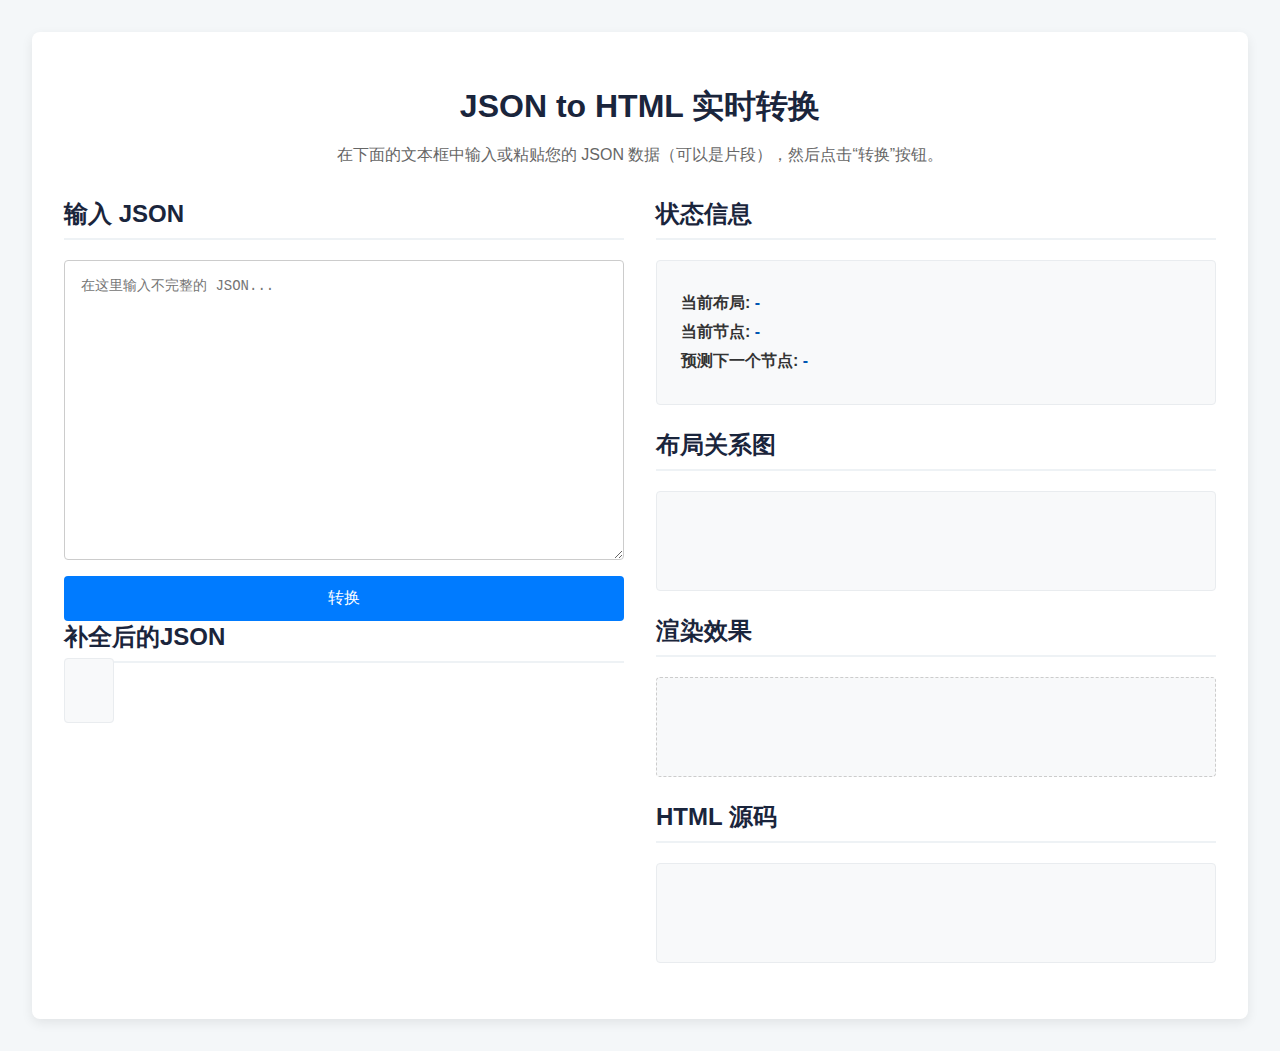
<file: index.html>
<!DOCTYPE html>
<html lang="en">
<head>
    <meta charset="UTF-8">
    <meta name="viewport" content="width=device-width, initial-scale=1.0">
    <title>JSON to HTML Converter</title>
    <link rel="stylesheet" href="public/css/style.css">
    <link rel="stylesheet" href="public/css/theme.css">
</head>
<body>
    <div class="container">
        <h1>JSON to HTML 实时转换</h1>
        <p>在下面的文本框中输入或粘贴您的 JSON 数据（可以是片段），然后点击“转换”按钮。</p>

        <div class="main-content">
            <div class="input-section">
                <h2>输入 JSON</h2>
                <textarea id="json-input" placeholder="在这里输入不完整的 JSON..."></textarea>
                <button id="convert-btn">转换</button>

                <h2>补全后的JSON</h2>
                <pre><code id="completed-json-source" class="source-card"></code></pre>
            </div>

            <div class="output-section">
                <h2>状态信息</h2>
                <div id="status-info" class="status-card">
                    <p><strong>当前布局:</strong> <span id="current-layout">-</span></p>
                    <p><strong>当前节点:</strong> <span id="current-node">-</span></p>
                    <p><strong>预测下一个节点:</strong> <span id="next-node">-</span></p>
                </div>

                <h2>布局关系图</h2>
                <pre id="layout-graph" class="source-card"></pre>

                <h2>渲染效果</h2>
                <div id="html-preview" class="preview-card"></div>

                <h2>HTML 源码</h2>
                <pre><code id="html-source" class="source-card"></code></pre>
            </div>
        </div>
    </div>

    <!-- Core App and Config -->
    <script src="public/js/config.js"></script>
    <script src="public/js/app.js"></script>
</body>
</html>
</file>
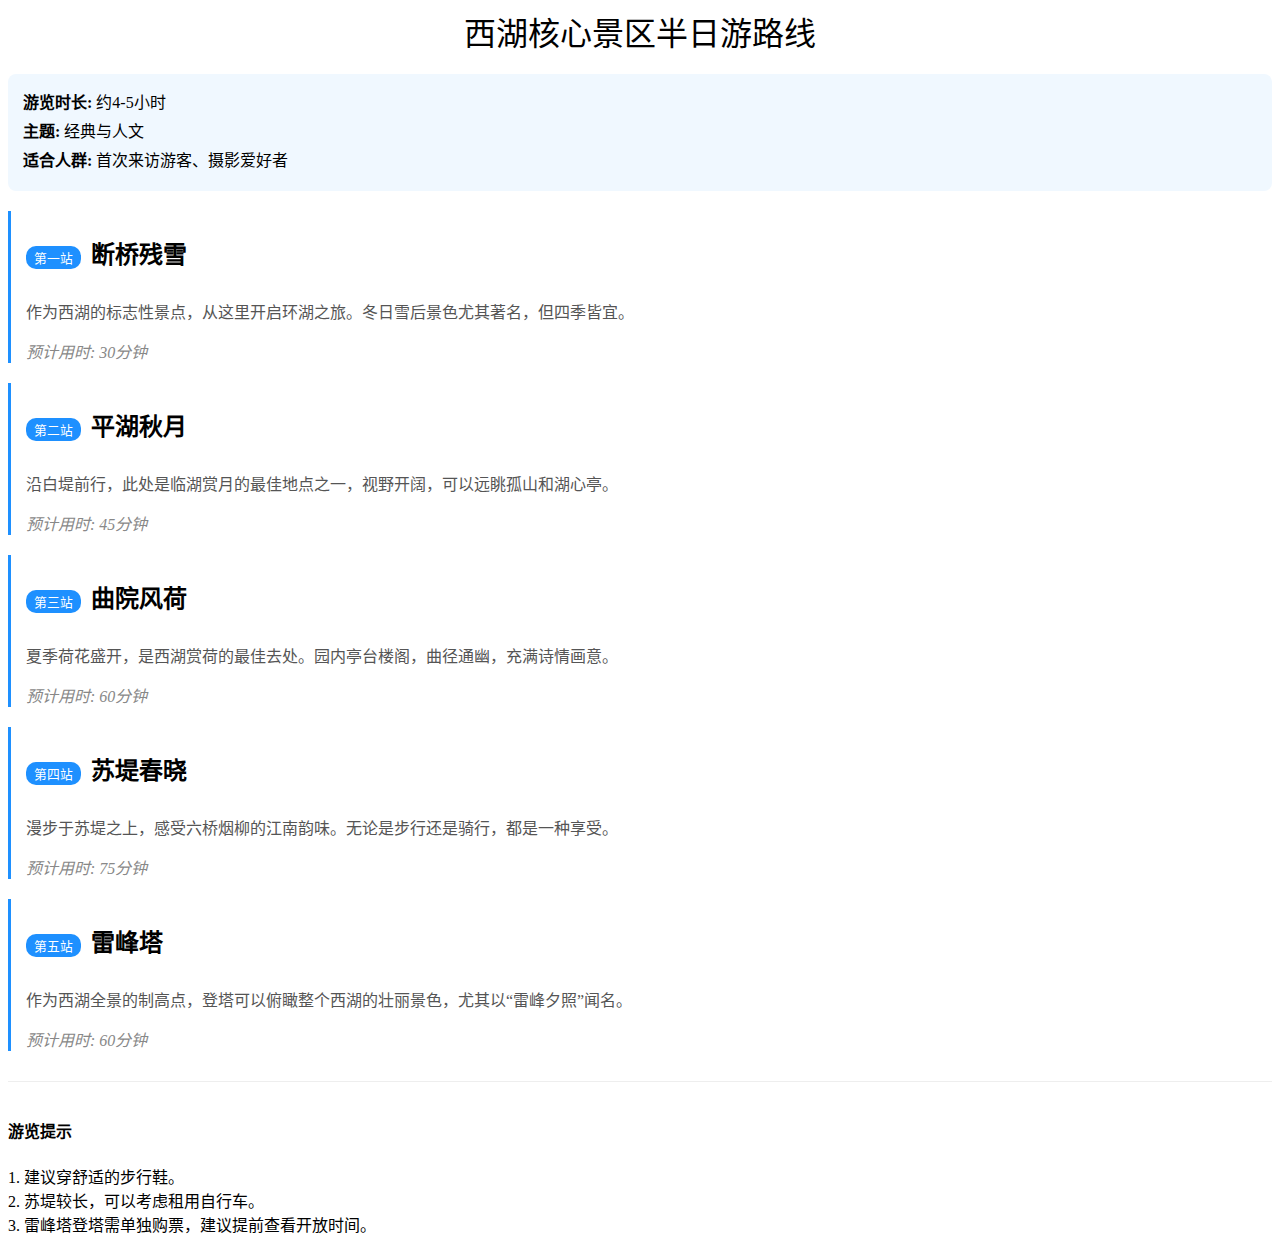
<file: templates/park-plan/example.html>
<!DOCTYPE html>
<html lang="zh-CN">
<head>
    <meta charset="UTF-8">
    <title>园区规划 - 西湖</title>
    <style>
        .park-route-title { font-size: 2em; text-align: center; }
        .park-overview-container { background: #f0f8ff; padding: 15px; border-radius: 8px; margin-top: 20px; }
        .park-overview-item { margin-bottom: 5px; }
        .park-stops-container { margin-top: 20px; }
        .park-stop-item { border-left: 3px solid #1e90ff; padding-left: 15px; margin-bottom: 20px; }
        .stop-header { display: flex; align-items: baseline; }
        .stop-num { background-color: #1e90ff; color: white; padding: 2px 8px; border-radius: 10px; font-size: 0.8em; margin-right: 10px; }
        .stop-name { font-size: 1.5em; font-weight: bold; }
        .stop-description { margin-top: 5px; color: #555; }
        .stop-time { font-style: italic; color: #888; margin-top: 5px; }
        .park-tips { margin-top: 30px; border-top: 1px solid #eee; padding-top: 15px; }
    </style>
</head>
<body>
    <div class="park-route-title">西湖核心景区半日游路线</div>

    <div class="park-overview-container">
        <div class="park-overview-item"><strong>游览时长:</strong> 约4-5小时</div>
        <div class="park-overview-item"><strong>主题:</strong> 经典与人文</div>
        <div class="park-overview-item"><strong>适合人群:</strong> 首次来访游客、摄影爱好者</div>
    </div>

    <div class="park-stops-container">
        <div class="park-stop-item">
            <div class="stop-header">
                <span class="stop-num">第一站</span>
                <h3 class="stop-name">断桥残雪</h3>
            </div>
            <p class="stop-description">作为西湖的标志性景点，从这里开启环湖之旅。冬日雪后景色尤其著名，但四季皆宜。</p>
            <div class="stop-time">预计用时: 30分钟</div>
        </div>
        <div class="park-stop-item">
            <div class="stop-header">
                <span class="stop-num">第二站</span>
                <h3 class="stop-name">平湖秋月</h3>
            </div>
            <p class="stop-description">沿白堤前行，此处是临湖赏月的最佳地点之一，视野开阔，可以远眺孤山和湖心亭。</p>
            <div class="stop-time">预计用时: 45分钟</div>
        </div>
        <div class="park-stop-item">
            <div class="stop-header">
                <span class="stop-num">第三站</span>
                <h3 class="stop-name">曲院风荷</h3>
            </div>
            <p class="stop-description">夏季荷花盛开，是西湖赏荷的最佳去处。园内亭台楼阁，曲径通幽，充满诗情画意。</p>
            <div class="stop-time">预计用时: 60分钟</div>
        </div>
        <div class="park-stop-item">
            <div class="stop-header">
                <span class="stop-num">第四站</span>
                <h3 class="stop-name">苏堤春晓</h3>
            </div>
            <p class="stop-description">漫步于苏堤之上，感受六桥烟柳的江南韵味。无论是步行还是骑行，都是一种享受。</p>
            <div class="stop-time">预计用时: 75分钟</div>
        </div>
        <div class="park-stop-item">
            <div class="stop-header">
                <span class="stop-num">第五站</span>
                <h3 class="stop-name">雷峰塔</h3>
            </div>
            <p class="stop-description">作为西湖全景的制高点，登塔可以俯瞰整个西湖的壮丽景色，尤其以“雷峰夕照”闻名。</p>
            <div class="stop-time">预计用时: 60分钟</div>
        </div>
    </div>

    <div class="park-tips">
        <h4>游览提示</h4>
        <p>1. 建议穿舒适的步行鞋。<br>2. 苏堤较长，可以考虑租用自行车。<br>3. 雷峰塔登塔需单独购票，建议提前查看开放时间。</p>
    </div>
</body>
</html>
</file>
<file: public/css/style.css>
body {
    font-family: -apple-system, BlinkMacSystemFont, "Segoe UI", Roboto, Helvetica, Arial, sans-serif;
    background-color: #f4f7f9;
    color: #333;
    margin: 0;
    padding: 2rem;
    display: flex;
    justify-content: center;
}

.container {
    width: 100%;
    max-width: 1200px;
    background: #fff;
    border-radius: 8px;
    box-shadow: 0 4px 12px rgba(0,0,0,0.08);
    padding: 2rem;
}

h1 {
    text-align: center;
    color: #1a253c;
    margin-bottom: 0.5rem;
}

p {
    text-align: center;
    color: #666;
    margin-bottom: 2rem;
}

.main-content {
    display: grid;
    grid-template-columns: 1fr 1fr;
    gap: 2rem;
}

.input-section, .output-section {
    display: flex;
    flex-direction: column;
}

h2 {
    color: #1a253c;
    border-bottom: 2px solid #eef2f5;
    padding-bottom: 0.5rem;
    margin-top: 0;
}

textarea#json-input {
    width: 100%;
    height: 300px;
    border: 1px solid #ccc;
    border-radius: 4px;
    padding: 1rem;
    font-family: "Courier New", Courier, monospace;
    font-size: 14px;
    box-sizing: border-box;
    margin-bottom: 1rem;
}

button#convert-btn {
    padding: 0.75rem 1.5rem;
    border: none;
    background-color: #007bff;
    color: white;
    border-radius: 4px;
    cursor: pointer;
    font-size: 16px;
    transition: background-color 0.3s ease;
}

button#convert-btn:hover {
    background-color: #0056b3;
}

.status-card, .preview-card, .source-card {
    background-color: #f8f9fa;
    border: 1px solid #e9ecef;
    border-radius: 4px;
    padding: 1.5rem;
    margin-bottom: 1.5rem;
    min-height: 50px;
}

.status-card p {
    text-align: left;
    margin: 0.5rem 0;
    color: #333;
}

.status-card span {
    font-weight: bold;
    color: #0056b3;
}

#html-preview {
    border: 1px dashed #ccc;
}

pre {
    margin: 0;
}

code#html-source {
    display: block;
    white-space: pre-wrap;
    word-wrap: break-word;
    font-family: "Courier New", Courier, monospace;
    font-size: 14px;
}
</file>
<file: public/css/theme.css>
/* --- Theme for Dynamically Rendered Content --- */

/* General Layout */
.route-plan-title {
    font-size: 2.5em;
    font-weight: bold;
    text-align: center;
    color: #2c3e50;
    margin-bottom: 20px;
}

.trip-plan-overview {
    font-size: 1.8em;
    font-weight: bold;
    color: #34495e;
    border-bottom: 2px solid #e0e0e0;
    padding-bottom: 10px;
    margin-top: 30px;
    margin-bottom: 20px;
}

.plan-other-info {
    background-color: #fdfdfd;
    border-left: 4px solid #007bff;
    padding: 15px;
    margin-top: 10px;
    white-space: pre-wrap;
    line-height: 1.6;
}

.plan-fgx {
    border-top: 1px dashed #ccc;
    margin: 40px 0;
}

/* Overview Section */
.overview-item {
    display: flex;
    align-items: center;
    font-size: 1.1em;
    margin-bottom: 10px;
    color: #555;
}

.overview-item-icon {
    margin-right: 10px;
    color: #007bff;
    font-size: 1.2em;
}

.overview-item-label {
    font-weight: bold;
    margin-right: 5px;
}

/* Days Section */
.trip-plan-day {
    display: inline-block;
    background-color: #e9f5ff;
    border: 1px solid #bde0ff;
    border-radius: 15px;
    padding: 5px 15px;
    margin-right: 10px;
    margin-bottom: 20px;
}

.trip-plan-day .day-num {
    font-weight: bold;
    margin-right: 10px;
}

.day-item-header {
    display: flex;
    align-items: center;
    background-color: #34495e;
    color: white;
    padding: 15px;
    border-radius: 8px 8px 0 0;
    margin-top: 20px;
}

.day-item-num {
    text-align: center;
    margin-right: 20px;
}

.day-item-num .day-title {
    font-size: 1em;
    line-height: 1;
}

.day-item-num .day-sort {
    font-size: 2em;
    font-weight: bold;
    line-height: 1;
}

.day-item-info {
    font-size: 1.5em;
    font-weight: bold;
}

.day-item-main {
    display: grid;
    grid-template-columns: 200px 1fr;
    border: 1px solid #e0e0e0;
    border-top: none;
    padding: 20px;
}

.day-item-name {
    display: flex;
    align-items: center;
    font-weight: bold;
    font-size: 1.1em;
}

.item-circle {
    margin-right: 15px;
}

.big-circle {
    display: inline-block;
    width: 16px;
    height: 16px;
    background-color: #fff;
    border: 3px solid #007bff;
    border-radius: 50%;
    position: relative;
}

.small-circle {
    position: absolute;
    top: 50%;
    left: 50%;
    transform: translate(-50%, -50%);
    width: 6px;
    height: 6px;
    background-color: #007bff;
    border-radius: 50%;
}

.day-item-content .day-item-time {
    font-weight: bold;
    color: #007bff;
    margin-bottom: 10px;
}

.day-item-content .day-item-intro {
    color: #333;
    margin-bottom: 15px;
}

/* Product Block */
.plan-pro {
    display: flex;
    background-color: #f8f9fa;
    border-radius: 4px;
    padding: 10px;
    border: 1px solid #eee;
}

.plan-pro-img {
    width: 100px;
    height: 100px;
    object-fit: cover;
    border-radius: 4px;
    margin-right: 15px;
}

.plan-pro-info .plan-pro-name {
    font-weight: bold;
    font-size: 1.1em;
    margin-bottom: 10px;
}

.sub-product-list {
    margin-top: 10px;
    border-top: 1px solid #e9ecef;
    padding-top: 10px;
}

.sub-product-item {
    font-size: 0.9em;
    color: #555;
    margin-bottom: 5px;
}

/* --- Error Block --- */
.render-error {
    background-color: #ffebee;
    border: 1px solid #e57373;
    color: #c62828;
    padding: 15px;
    border-radius: 4px;
    margin: 10px 0;
    font-weight: bold;
}
</file>
